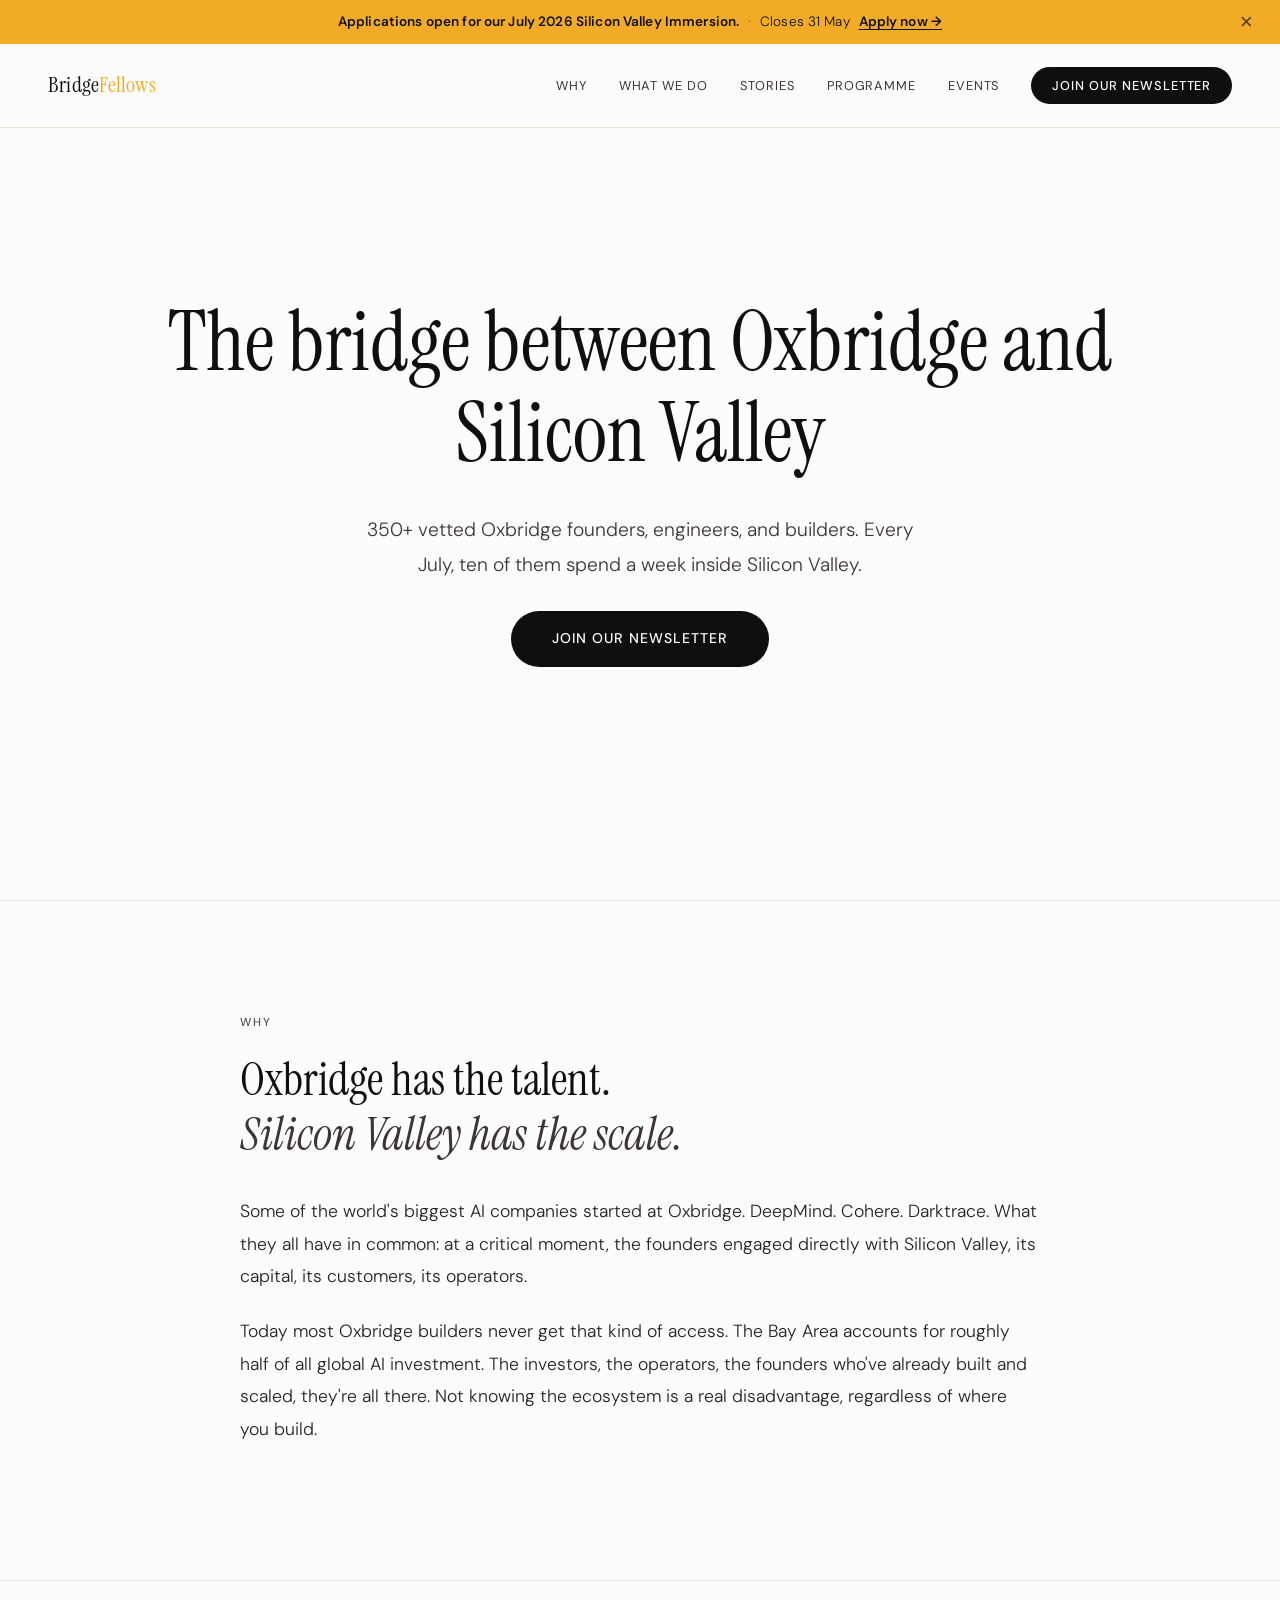
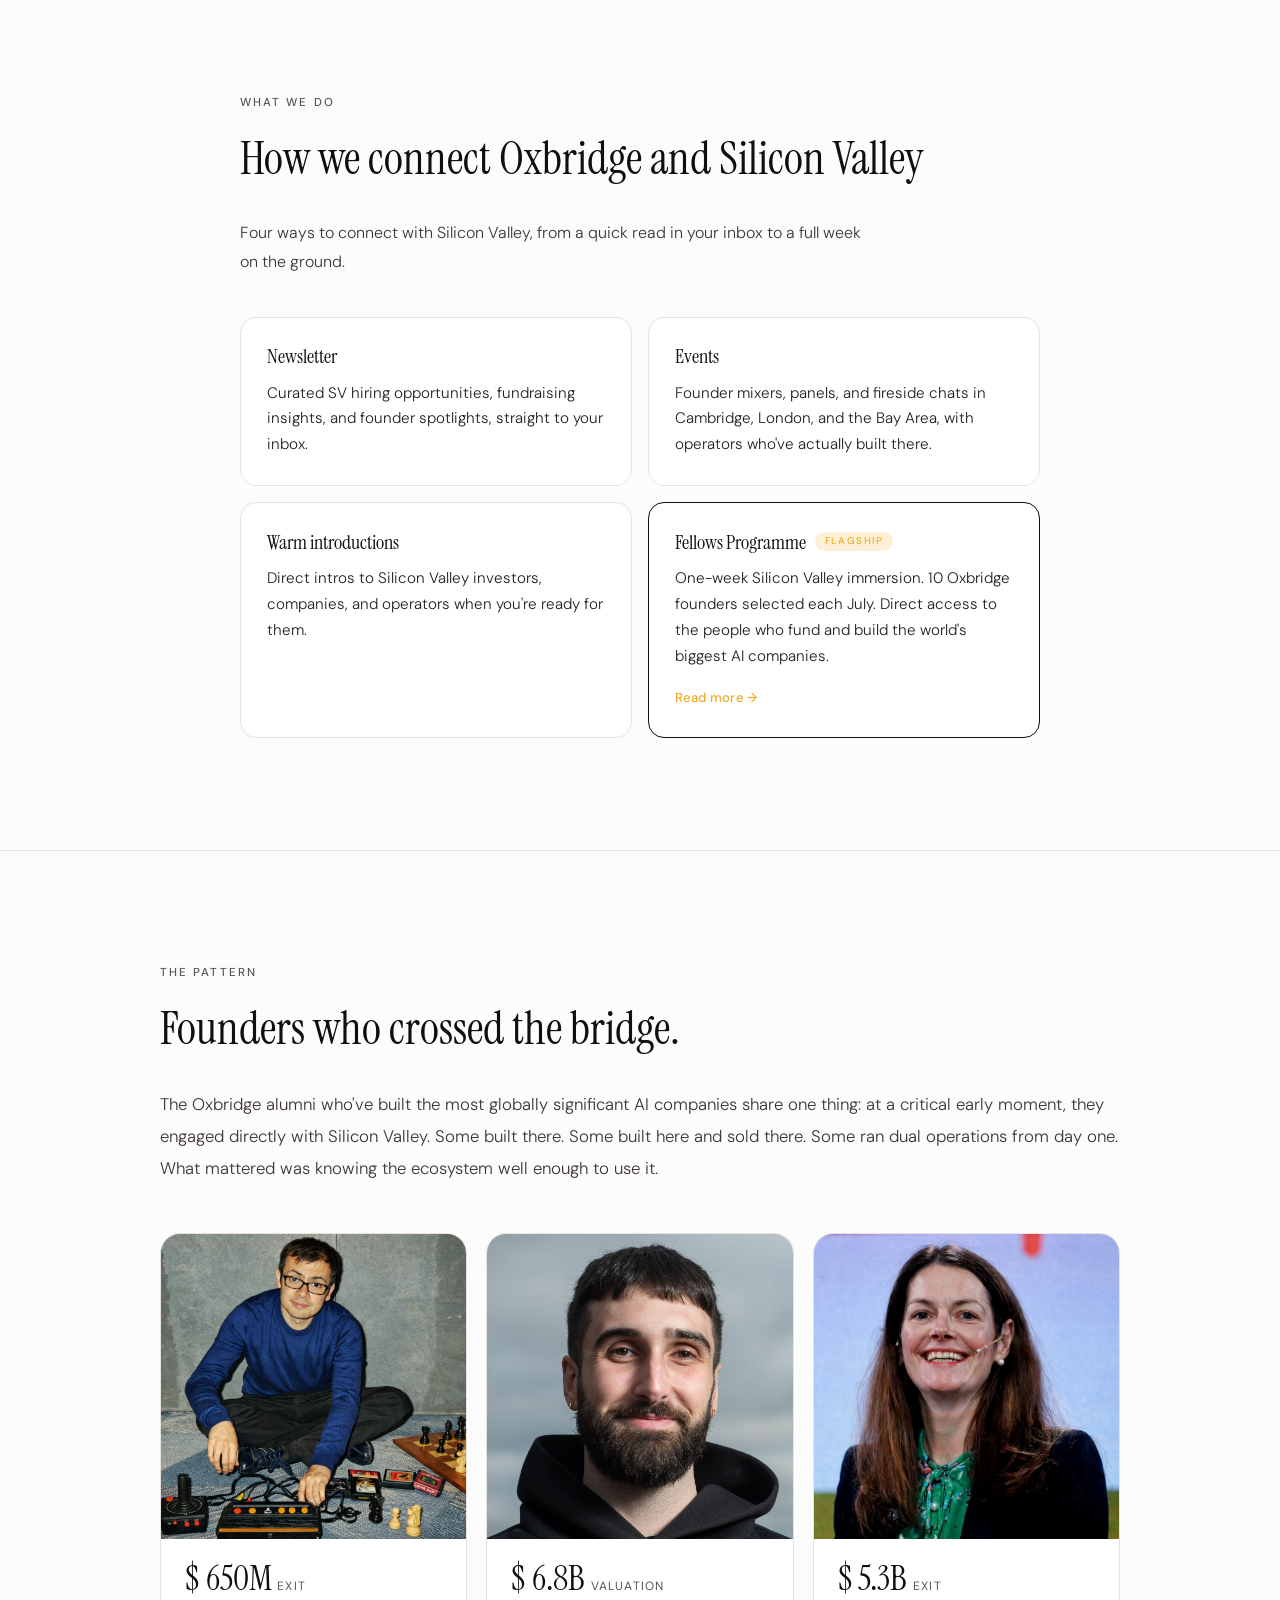
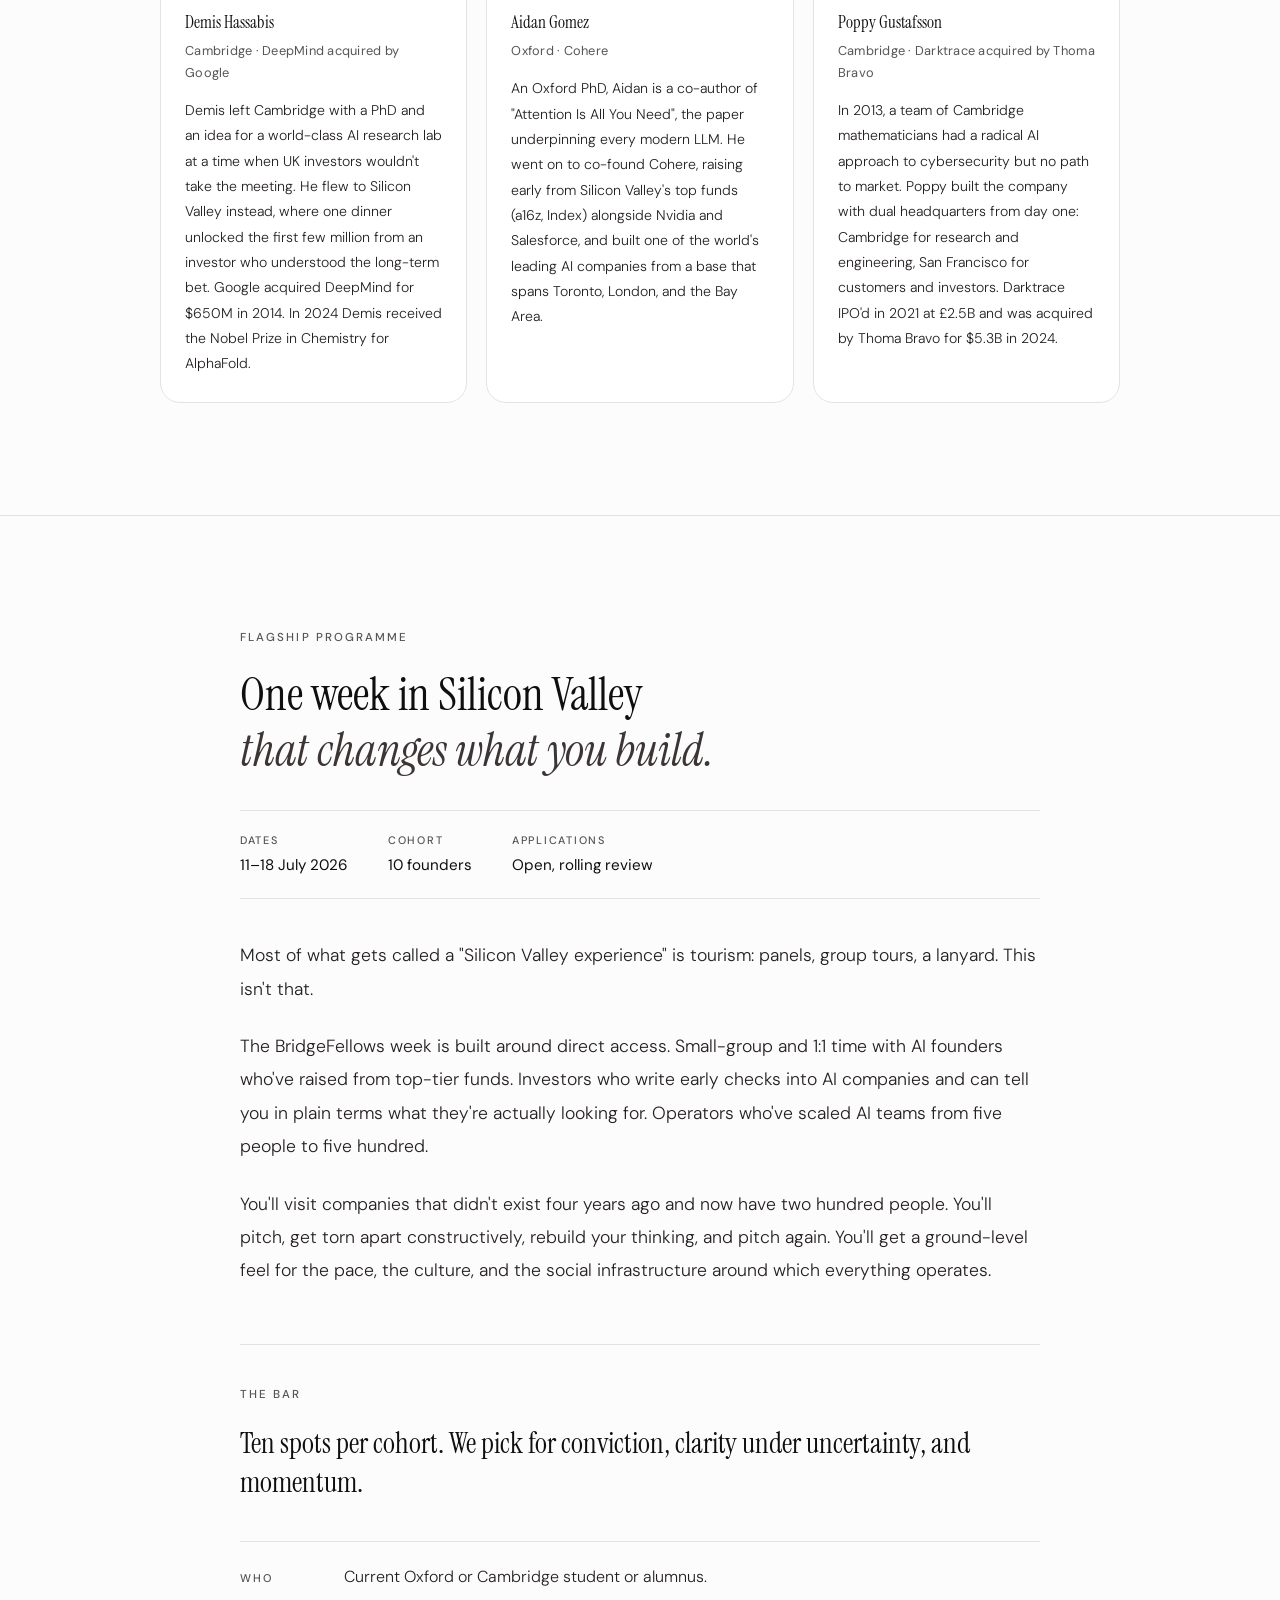
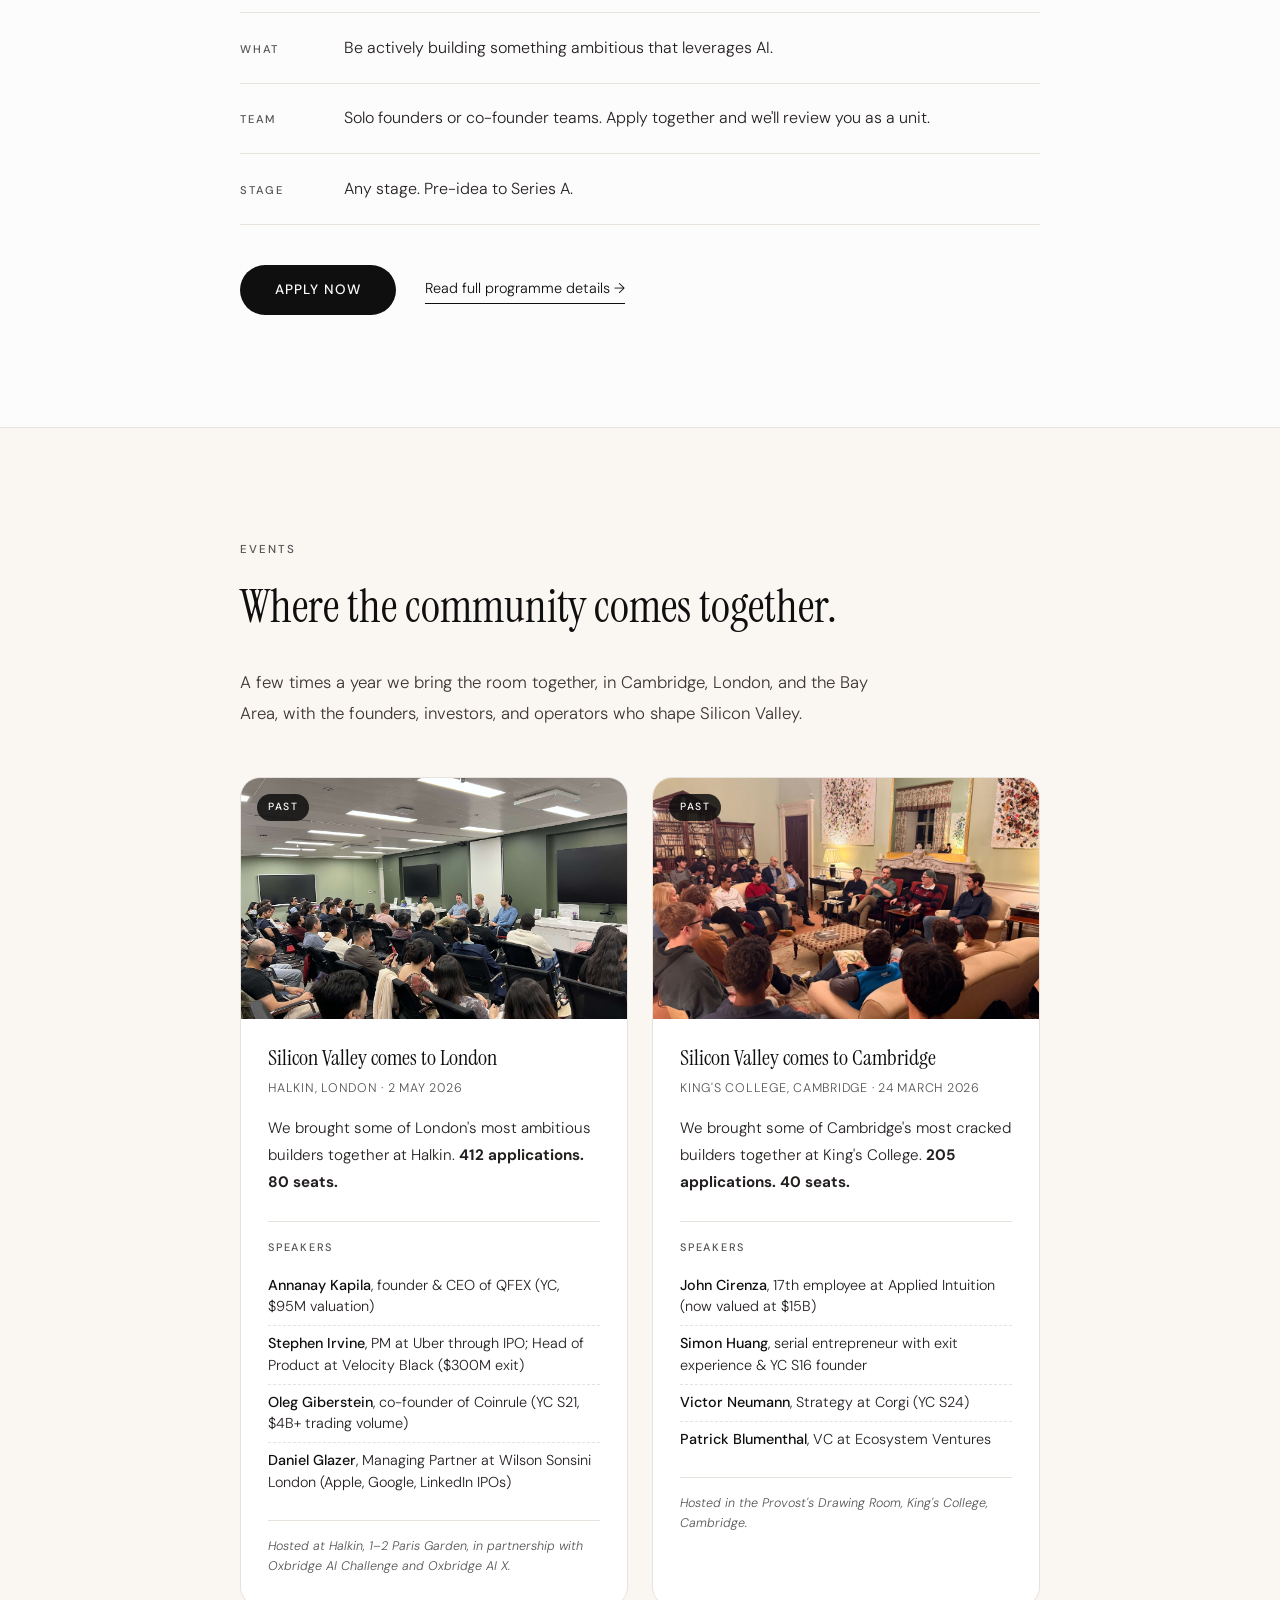
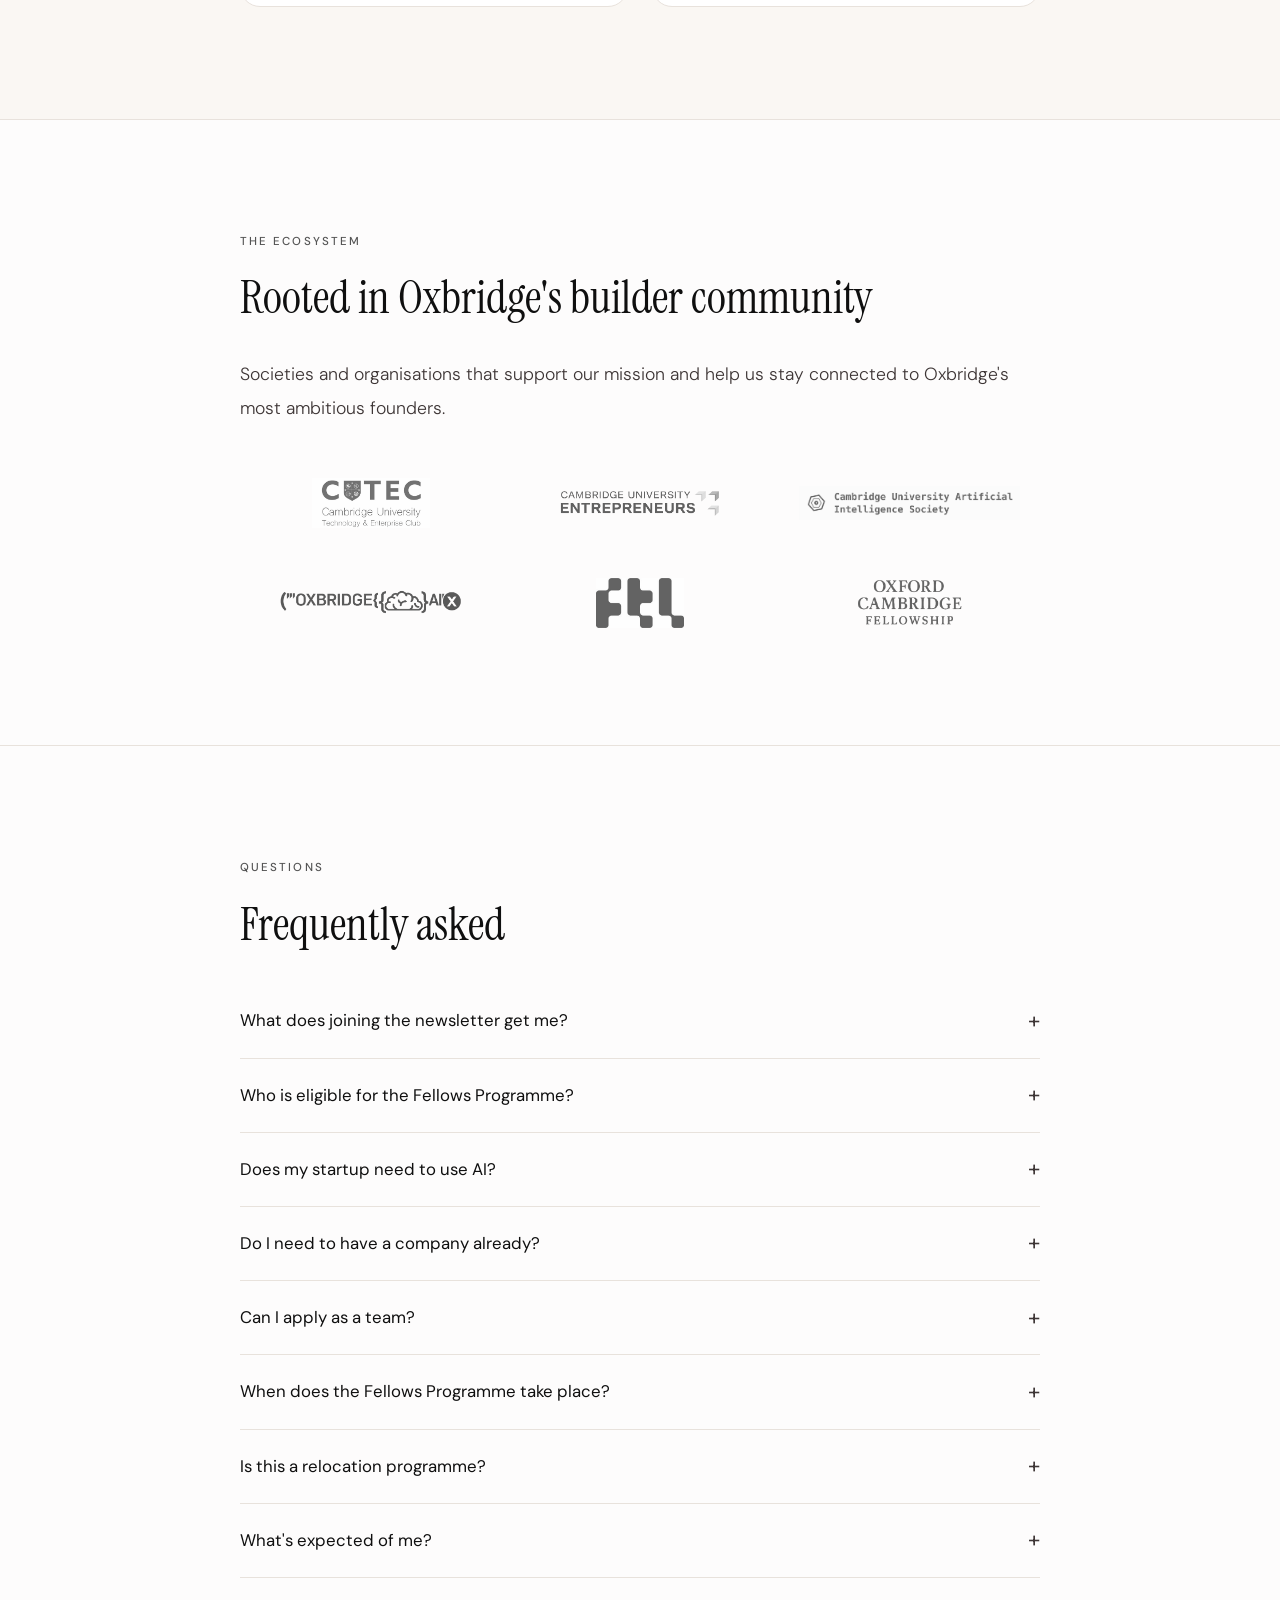
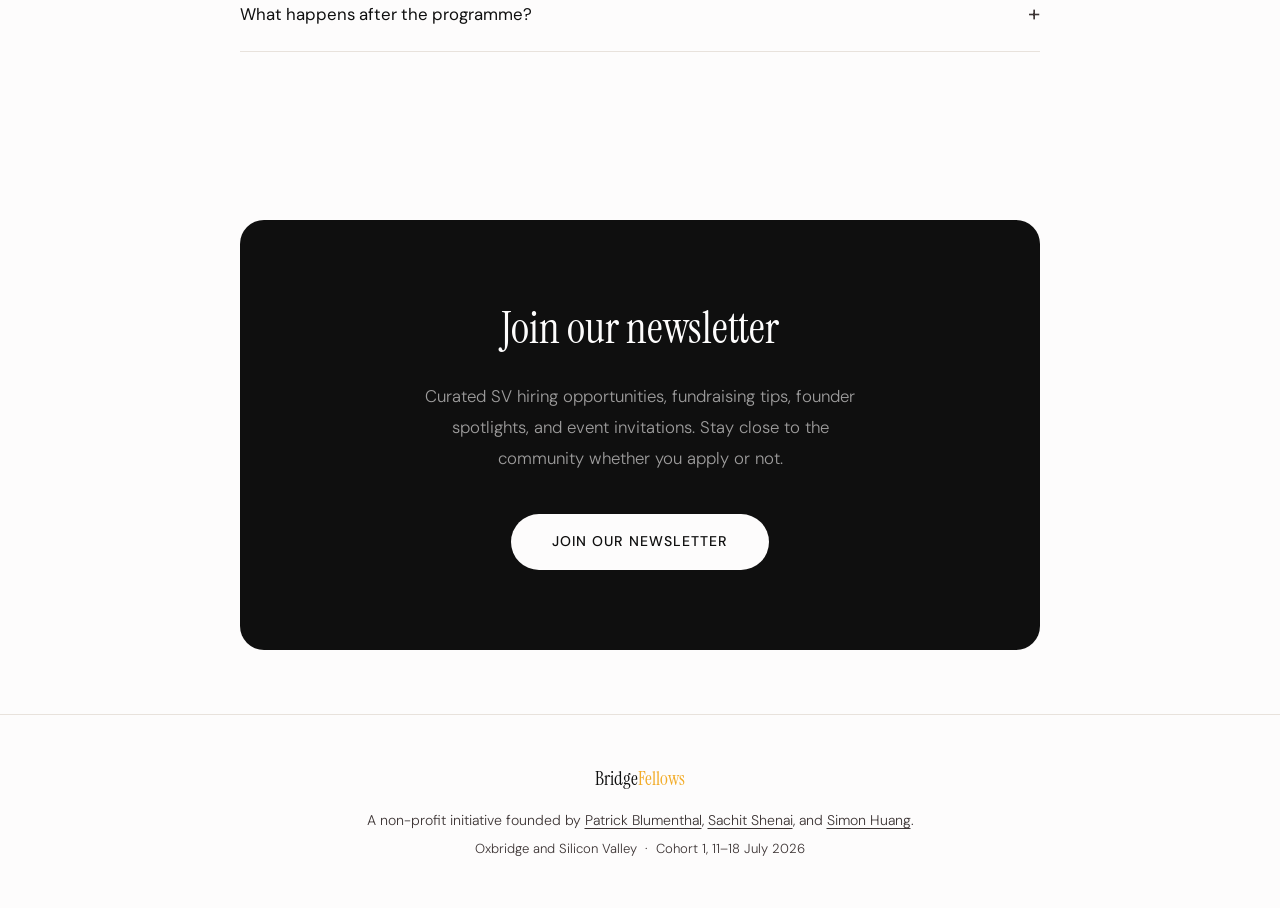
<file: index.html>
<!DOCTYPE html>
<html lang="en">
<head>
<meta charset="UTF-8">
<meta name="viewport" content="width=device-width, initial-scale=1.0, maximum-scale=5.0">
<meta name="description" content="BridgeFellows is the bridge between Oxbridge and Silicon Valley. A community of 350+ vetted Oxbridge founders, engineers, and builders.">
<title>BridgeFellows &middot; Oxbridge and Silicon Valley</title>
<link rel="preconnect" href="https://fonts.googleapis.com">
<link rel="preconnect" href="https://fonts.gstatic.com" crossorigin>
<link href="https://fonts.googleapis.com/css2?family=Instrument+Serif:ital@0;1&family=DM+Sans:ital,wght@0,300;0,400;0,500;0,600;1,300;1,400&display=swap" rel="stylesheet">
<link rel="icon" type="image/png" href="img/favicon-512.png">
<link rel="apple-touch-icon" href="img/favicon-512.png">
<link rel="stylesheet" href="css/styles.css">
</head>
<body>

<!-- ANNOUNCEMENT BAR -->
<div class="announcement-bar" id="announcementBar">
  <a class="announcement-bar-text" href="https://bridgefellows.notion.site" target="_blank" rel="noopener noreferrer">
    <strong>Applications open for our July 2026 Silicon Valley Immersion.</strong>
    <span class="announcement-bar-sep">&middot;</span>
    Closes 31 May
    <span class="announcement-bar-cta">Apply now &rarr;</span>
  </a>
  <button type="button" class="announcement-bar-close" aria-label="Dismiss" onclick="dismissAnnouncementBar()">&times;</button>
</div>

<!-- NAV -->
<nav>
  <a href="#" class="nav-logo">Bridge<span>Fellows</span></a>
  <div class="nav-links">
    <a href="#why">Why</a>
    <a href="#what">What we do</a>
    <a href="#stories">Stories</a>
    <a href="#programme">Programme</a>
    <a href="#events">Events</a>
    <a href="https://forms.gle/apttB17UWYKxEncDA" target="_blank" rel="noopener noreferrer" class="nav-cta">Join our newsletter</a>
  </div>
</nav>

<!-- HERO -->
<section class="hero">
  <div class="hero-inner">
    <h1>The bridge between Oxbridge and Silicon Valley</h1>
    <p class="hero-sub">350+ vetted Oxbridge founders, engineers, and builders. Every July, ten of them spend a week inside Silicon Valley.</p>
    <a href="https://forms.gle/apttB17UWYKxEncDA" target="_blank" rel="noopener noreferrer" class="hero-cta">
      Join our newsletter
    </a>
  </div>
</section>

<!-- WHY -->
<section class="why reveal" id="why">
  <div class="section-inner">
    <div class="section-label">Why</div>
    <h2 class="section-title">Oxbridge has the talent.<br><em>Silicon Valley has the scale.</em></h2>
    <p>Some of the world's biggest AI companies started at Oxbridge. DeepMind. Cohere. Darktrace. What they all have in common: at a critical moment, the founders engaged directly with Silicon Valley, its capital, its customers, its operators.</p>
    <p>Today most Oxbridge builders never get that kind of access. The Bay Area accounts for roughly half of all global AI investment. The investors, the operators, the founders who've already built and scaled, they're all there. Not knowing the ecosystem is a real disadvantage, regardless of where you build.</p>
  </div>
</section>

<!-- WHAT WE DO -->
<section class="what reveal" id="what">
  <div class="section-inner">
    <div class="section-label">What we do</div>
    <h2 class="section-title">How we connect Oxbridge and Silicon Valley</h2>
    <p class="what-intro">Four ways to connect with Silicon Valley, from a quick read in your inbox to a full week on the ground.</p>
    <div class="what-grid">
      <div class="what-card">
        <div class="what-tag">Newsletter</div>
        <p>Curated SV hiring opportunities, fundraising insights, and founder spotlights, straight to your inbox.</p>
      </div>
      <div class="what-card">
        <div class="what-tag">Events</div>
        <p>Founder mixers, panels, and fireside chats in Cambridge, London, and the Bay Area, with operators who've actually built there.</p>
      </div>
      <div class="what-card">
        <div class="what-tag">Warm introductions</div>
        <p>Direct intros to Silicon Valley investors, companies, and operators when you're ready for them.</p>
      </div>
      <a href="https://bridgefellows.notion.site" target="_blank" rel="noopener noreferrer" class="what-card what-card--flagship what-card--link">
        <div class="what-tag">Fellows Programme <span class="what-flag">Flagship</span></div>
        <p>One-week Silicon Valley immersion. 10 Oxbridge founders selected each July. Direct access to the people who fund and build the world's biggest AI companies.</p>
        <span class="what-card-link-arrow">Read more &rarr;</span>
      </a>
    </div>
  </div>
</section>

<!-- THE PATTERN -->
<section class="stories-section reveal" id="stories">
  <div class="section-inner">
    <div class="section-label">The pattern</div>
    <h2 class="section-title">Founders who crossed the bridge.</h2>
    <p class="stories-intro">The Oxbridge alumni who've built the most globally significant AI companies share one thing: at a critical early moment, they engaged directly with Silicon Valley. Some built there. Some built here and sold there. Some ran dual operations from day one. What mattered was knowing the ecosystem well enough to use it.</p>

    <div class="story-cards">

      <div class="story-card story-reveal">
        <div class="story-image" style="background-image: url('img/demis-hassabis.jpg');"></div>
        <div class="story-content">
          <div class="story-acquisition">$<span class="story-count" data-target="650" data-suffix="M" data-decimals="0">650M</span> <span class="story-acquisition-label">Exit</span></div>
          <h3>Demis Hassabis</h3>
          <div class="story-subtitle">Cambridge &middot; DeepMind acquired by Google</div>
          <p class="story-para">Demis left Cambridge with a PhD and an idea for a world-class AI research lab at a time when UK investors wouldn't take the meeting. He flew to Silicon Valley instead, where one dinner unlocked the first few million from an investor who understood the long-term bet. Google acquired DeepMind for $650M in 2014. In 2024 Demis received the Nobel Prize in Chemistry for AlphaFold.</p>
        </div>
      </div>

      <div class="story-card story-reveal">
        <div class="story-image" style="background-image: url('img/aidan-gomez.jpg');"></div>
        <div class="story-content">
          <div class="story-acquisition">$<span class="story-count" data-target="6.8" data-suffix="B" data-decimals="1">6.8B</span> <span class="story-acquisition-label">Valuation</span></div>
          <h3>Aidan Gomez</h3>
          <div class="story-subtitle">Oxford &middot; Cohere</div>
          <p class="story-para">An Oxford PhD, Aidan is a co-author of "Attention Is All You Need", the paper underpinning every modern LLM. He went on to co-found Cohere, raising early from Silicon Valley's top funds (a16z, Index) alongside Nvidia and Salesforce, and built one of the world's leading AI companies from a base that spans Toronto, London, and the Bay Area.</p>
        </div>
      </div>

      <div class="story-card story-reveal">
        <div class="story-image" style="background-image: url('img/poppy-gustafsson.jpg');"></div>
        <div class="story-content">
          <div class="story-acquisition">$<span class="story-count" data-target="5.3" data-suffix="B" data-decimals="1">5.3B</span> <span class="story-acquisition-label">Exit</span></div>
          <h3>Poppy Gustafsson</h3>
          <div class="story-subtitle">Cambridge &middot; Darktrace acquired by Thoma Bravo</div>
          <p class="story-para">In 2013, a team of Cambridge mathematicians had a radical AI approach to cybersecurity but no path to market. Poppy built the company with dual headquarters from day one: Cambridge for research and engineering, San Francisco for customers and investors. Darktrace IPO'd in 2021 at &pound;2.5B and was acquired by Thoma Bravo for $5.3B in 2024.</p>
        </div>
      </div>

    </div>
  </div>
</section>

<!-- THE FELLOWS PROGRAMME -->
<section class="programme reveal" id="programme">
  <div class="section-inner">
    <div class="section-label">Flagship Programme</div>
    <h2 class="section-title">One week in Silicon Valley<br><em>that changes what you build.</em></h2>
    <div class="programme-meta">
      <div><span class="programme-meta-label">Dates</span><span>11&ndash;18 July 2026</span></div>
      <div><span class="programme-meta-label">Cohort</span><span>10 founders</span></div>
      <div><span class="programme-meta-label">Applications</span><span>Open, rolling review</span></div>
    </div>
    <p>Most of what gets called a "Silicon Valley experience" is tourism: panels, group tours, a lanyard. This isn't that.</p>
    <p>The BridgeFellows week is built around direct access. Small-group and 1:1 time with AI founders who've raised from top-tier funds. Investors who write early checks into AI companies and can tell you in plain terms what they're actually looking for. Operators who've scaled AI teams from five people to five hundred.</p>
    <p>You'll visit companies that didn't exist four years ago and now have two hundred people. You'll pitch, get torn apart constructively, rebuild your thinking, and pitch again. You'll get a ground-level feel for the pace, the culture, and the social infrastructure around which everything operates.</p>

    <div class="programme-bar">
      <div class="section-label">The bar</div>
      <h3>Ten spots per cohort. We pick for conviction, clarity under uncertainty, and momentum.</h3>
      <div class="eligibility-rows">
        <div class="eligibility-row">
          <span class="elig-label">Who</span>
          <span class="elig-value">Current Oxford or Cambridge student or alumnus.</span>
        </div>
        <div class="eligibility-row">
          <span class="elig-label">What</span>
          <span class="elig-value">Be actively building something ambitious that leverages AI.</span>
        </div>
        <div class="eligibility-row">
          <span class="elig-label">Team</span>
          <span class="elig-value">Solo founders or co-founder teams. Apply together and we'll review you as a unit.</span>
        </div>
        <div class="eligibility-row">
          <span class="elig-label">Stage</span>
          <span class="elig-value">Any stage. Pre-idea to Series A.</span>
        </div>
      </div>
      <div class="programme-actions">
        <a href="https://docs.google.com/forms/d/e/1FAIpQLSfnzJaQAtLUC8QYarqBg8xoNllrvysZKOxps2n9MYInKYlPQA/viewform" target="_blank" rel="noopener noreferrer" class="programme-apply-btn">Apply now</a>
        <a href="https://bridgefellows.notion.site" target="_blank" rel="noopener noreferrer" class="programme-cta">Read full programme details &rarr;</a>
      </div>
    </div>
  </div>
</section>

<!-- COMMUNITY & EVENTS -->
<section class="events reveal" id="events">
  <div class="section-inner">
    <div class="section-label">Events</div>
    <h2 class="section-title">Where the community comes together.</h2>
    <p class="events-intro">A few times a year we bring the room together, in Cambridge, London, and the Bay Area, with the founders, investors, and operators who shape Silicon Valley.</p>

    <div class="event-cards">

      <article class="event-card">
        <div class="event-image" style="background-image: url('img/event-london-recap.jpeg');">
          <span class="event-tag event-tag--past">Past</span>
        </div>
        <div class="event-content">
          <h3>Silicon Valley comes to London</h3>
          <div class="event-meta">Halkin, London &middot; 2 May 2026</div>
          <p>We brought some of London's most ambitious builders together at Halkin. <strong>412 applications. 80 seats.</strong></p>
          <div class="event-highlights">
            <div class="event-highlights-label">Speakers</div>
            <ul class="event-speakers">
              <li><strong>Annanay Kapila</strong>, founder &amp; CEO of QFEX (YC, $95M valuation)</li>
              <li><strong>Stephen Irvine</strong>, PM at Uber through IPO; Head of Product at Velocity Black ($300M exit)</li>
              <li><strong>Oleg Giberstein</strong>, co-founder of Coinrule (YC S21, $4B+ trading volume)</li>
              <li><strong>Daniel Glazer</strong>, Managing Partner at Wilson Sonsini London (Apple, Google, LinkedIn IPOs)</li>
            </ul>
          </div>
          <div class="event-footnote">Hosted at Halkin, 1&ndash;2 Paris Garden, in partnership with Oxbridge AI Challenge and Oxbridge AI X.</div>
        </div>
      </article>

      <article class="event-card">
        <div class="event-image" style="background-image: url('img/event-kings-college.jpg');">
          <span class="event-tag event-tag--past">Past</span>
        </div>
        <div class="event-content">
          <h3>Silicon Valley comes to Cambridge</h3>
          <div class="event-meta">King's College, Cambridge &middot; 24 March 2026</div>
          <p>We brought some of Cambridge's most cracked builders together at King's College. <strong>205 applications. 40 seats.</strong></p>
          <div class="event-highlights">
            <div class="event-highlights-label">Speakers</div>
            <ul class="event-speakers">
              <li><strong>John Cirenza</strong>, 17th employee at Applied Intuition (now valued at $15B)</li>
              <li><strong>Simon Huang</strong>, serial entrepreneur with exit experience &amp; YC S16 founder</li>
              <li><strong>Victor Neumann</strong>, Strategy at Corgi (YC S24)</li>
              <li><strong>Patrick Blumenthal</strong>, VC at Ecosystem Ventures</li>
            </ul>
          </div>
          <div class="event-footnote">Hosted in the Provost's Drawing Room, King's College, Cambridge.</div>
        </div>
      </article>

    </div>
  </div>
</section>

<!-- ECOSYSTEM -->
<section class="ecosystem reveal" id="ecosystem">
  <div class="section-inner">
    <div class="section-label">The ecosystem</div>
    <h2 class="section-title">Rooted in Oxbridge's builder community</h2>
    <p class="ecosystem-intro">Societies and organisations that support our mission and help us stay connected to Oxbridge's most ambitious founders.</p>
    <div class="ecosystem-logos">
      <a href="https://www.cutec.io/" target="_blank" rel="noopener noreferrer" class="ecosystem-logo">
        <img src="img/logo-cutec.jpeg" alt="Cambridge University Technology and Enterprise Club">
      </a>
      <a href="https://www.cambridgeuniversityentrepreneurs.com/" target="_blank" rel="noopener noreferrer" class="ecosystem-logo ecosystem-logo--lg">
        <img src="img/logo-cue.png" alt="Cambridge University Entrepreneurs">
      </a>
      <a href="https://www.cuai.org.uk/" target="_blank" rel="noopener noreferrer" class="ecosystem-logo">
        <img src="img/logo-cuais.png" alt="Cambridge University Artificial Intelligence Society">
      </a>
      <a href="https://www.oxbridgeaix.uk/" target="_blank" rel="noopener noreferrer" class="ecosystem-logo ecosystem-logo--lg">
        <img src="img/logo-oxbridgeaix.png" alt="Oxbridge AIX">
      </a>
      <a href="https://camftl.com/" target="_blank" rel="noopener noreferrer" class="ecosystem-logo">
        <img src="img/logo-ftl.jpeg" alt="Frontier Technologies Laboratory, University of Cambridge">
      </a>
      <a href="https://www.oxfordcambridgefellowship.com/" target="_blank" rel="noopener noreferrer" class="ecosystem-logo">
        <img src="img/logo-oxford-cambridge-fellowship.avif" alt="Oxford Cambridge Fellowship">
      </a>
    </div>
  </div>
</section>

<!-- FAQ -->
<section class="faq reveal" id="faq">
  <div class="section-inner">
    <div class="section-label">Questions</div>
    <h2 class="section-title">Frequently asked</h2>

    <div class="faq-item">
      <div class="faq-q">What does joining the newsletter get me?</div>
      <div class="faq-a"><p>Curated SV hiring opportunities, fundraising insights, founder spotlights, and event invitations. Newsletter members are first to hear when Fellows Programme applications open on 10 May 2026.</p></div>
    </div>
    <div class="faq-item">
      <div class="faq-q">Who is eligible for the Fellows Programme?</div>
      <div class="faq-a"><p>Current Oxford or Cambridge students and alumni. If you're Oxbridge-connected and building something ambitious that leverages AI, apply.</p></div>
    </div>
    <div class="faq-item">
      <div class="faq-q">Does my startup need to use AI?</div>
      <div class="faq-a"><p>AI should play a real role in what you're building. The vertical doesn't matter, and we're not strict about how deep, but it should be more than a marketing angle.</p></div>
    </div>
    <div class="faq-item">
      <div class="faq-q">Do I need to have a company already?</div>
      <div class="faq-a"><p>No. A side project, a research spin-out, an idea you're developing seriously: any of these are fine. We care about what you're building and why, not whether you've incorporated.</p></div>
    </div>
    <div class="faq-item">
      <div class="faq-q">Can I apply as a team?</div>
      <div class="faq-a"><p>Yes. Apply with your co-founder(s) and mention your team in the application. We'll consider you together.</p></div>
    </div>
    <div class="faq-item">
      <div class="faq-q">When does the Fellows Programme take place?</div>
      <div class="faq-a"><p>11&ndash;18 July 2026. Applications open 10 May 2026 and are reviewed on a rolling basis.</p></div>
    </div>
    <div class="faq-item">
      <div class="faq-q">Is this a relocation programme?</div>
      <div class="faq-a"><p>No. Where you build your company is entirely your decision. Some founders who go through this week end up in San Francisco. Most don't. The point is that you leave knowing both ecosystems well enough to make that call on your own terms.</p></div>
    </div>
    <div class="faq-item">
      <div class="faq-q">What's expected of me?</div>
      <div class="faq-a"><p>Show up as a peer. You're in rooms with people who've built serious companies, not as a student visiting a speaker, but as a founder they're talking to directly. Give as much to your cohort as you take.</p></div>
    </div>
    <div class="faq-item">
      <div class="faq-q">What happens after the programme?</div>
      <div class="faq-a"><p>A short-term action plan, follow-up introductions, and ongoing check-ins to make sure the week translates into concrete progress, plus a permanent seat in the BridgeFellows community.</p></div>
    </div>
  </div>
</section>

<!-- FINAL CTA -->
<section class="cta-section reveal" id="newsletter">
  <div class="section-inner">
    <div class="cta-card">
      <h2 class="cta-title">Join our newsletter</h2>
      <p class="cta-body">Curated SV hiring opportunities, fundraising tips, founder spotlights, and event invitations. Stay close to the community whether you apply or not.</p>
      <a href="https://forms.gle/apttB17UWYKxEncDA" target="_blank" rel="noopener noreferrer" class="cta-btn">Join our newsletter</a>
    </div>
  </div>
</section>

<!-- FOOTER -->
<footer>
  <div class="footer-logo">Bridge<span>Fellows</span></div>
  <p class="footer-founders">A non-profit initiative founded by <a href="https://www.linkedin.com/in/patrick-blumenthal/" target="_blank" rel="noopener noreferrer">Patrick Blumenthal</a>, <a href="https://www.linkedin.com/in/sachitshenai/" target="_blank" rel="noopener noreferrer">Sachit Shenai</a>, and <a href="https://www.linkedin.com/in/simonxiaohuang/" target="_blank" rel="noopener noreferrer">Simon Huang</a>.</p>
  <p>Oxbridge and Silicon Valley &nbsp;&middot;&nbsp; Cohort 1, 11&ndash;18 July 2026</p>
</footer>

<script>
  (function() {
    var bar = document.getElementById('announcementBar');
    if (!bar) return;
    if (localStorage.getItem('bf_bar_dismissed') === '1') {
      bar.style.display = 'none';
      document.body.classList.add('bar-dismissed');
    } else {
      document.body.classList.add('bar-visible');
    }
  })();
  function dismissAnnouncementBar() {
    var bar = document.getElementById('announcementBar');
    if (bar) bar.style.display = 'none';
    document.body.classList.remove('bar-visible');
    document.body.classList.add('bar-dismissed');
    try { localStorage.setItem('bf_bar_dismissed', '1'); } catch (e) {}
  }
</script>
<script src="js/main.js"></script>
</body>
</html>
</file>
<file: css/styles.css>
:root {
  --bg: #fdfcfc;
  --fg: #0f0f0f;
  --accent: #F2AB26;
  --muted: #3d3535;
  --card-bg: #ffffff;
  --border: #e8e2dc;
  --text-body: #252020;
  --label: #555555;
  --serif: 'Instrument Serif', Georgia, serif;
  --sans: 'DM Sans', sans-serif;
}

* { margin: 0; padding: 0; box-sizing: border-box; }

html {
  scroll-behavior: smooth;
  -webkit-font-smoothing: antialiased;
  -moz-osx-font-smoothing: grayscale;
}

body {
  background: var(--bg);
  color: var(--fg);
  font-family: var(--sans);
  font-weight: 300;
  line-height: 1.7;
  overflow-x: hidden;
  min-height: 100vh;
  -webkit-text-size-adjust: 100%;
}

::selection { background: var(--accent); color: #fff; }

/* ---- TOUCH ---- */
@media (hover: none) and (pointer: coarse) {
  .faq-q, .hero-cta, .cta-btn, .nav-cta {
    min-height: 52px;
  }
  .faq-q, button, a {
    -webkit-tap-highlight-color: transparent;
    user-select: none;
    -webkit-touch-callout: none;
  }
  button, .hero-cta, .cta-btn, .nav-cta {
    touch-action: manipulation;
  }
}

/* ---- ANNOUNCEMENT BAR ---- */
:root { --bar-height: 44px; }
body.bar-dismissed { --bar-height: 0px; }

.announcement-bar {
  position: fixed;
  top: 0; left: 0; right: 0;
  height: var(--bar-height);
  z-index: 110;
  background: var(--accent);
  color: var(--fg);
  display: flex;
  align-items: center;
  justify-content: center;
  padding: 0 3rem;
  font-size: 0.85rem;
  letter-spacing: 0.01em;
}
.announcement-bar-text {
  color: var(--fg);
  text-decoration: none;
  display: inline-flex;
  align-items: center;
  gap: 0.55rem;
  flex-wrap: wrap;
  justify-content: center;
  transition: opacity 0.2s;
}
.announcement-bar-text:hover { opacity: 0.78; }
.announcement-bar-text strong { font-weight: 600; }
.announcement-bar-sep { opacity: 0.5; }
.announcement-bar-cta {
  font-weight: 600;
  text-decoration: underline;
  text-underline-offset: 3px;
}
.announcement-bar-close {
  position: absolute;
  right: 1.2rem;
  top: 50%;
  transform: translateY(-50%);
  background: transparent;
  border: 0;
  color: var(--fg);
  font-size: 1.4rem;
  line-height: 1;
  cursor: pointer;
  padding: 0.2rem 0.5rem;
  opacity: 0.7;
  transition: opacity 0.2s;
}
.announcement-bar-close:hover { opacity: 1; }

/* ---- NAV ---- */
nav {
  position: fixed;
  top: var(--bar-height); left: 0; right: 0;
  z-index: 100;
  padding: 1.4rem 3rem;
  display: flex;
  justify-content: space-between;
  align-items: center;
  backdrop-filter: blur(24px);
  background: rgba(253, 252, 252, 0.92);
  border-bottom: 1px solid var(--border);
}
.nav-logo {
  font-family: var(--serif);
  font-size: 1.4rem;
  letter-spacing: 0.01em;
  color: var(--fg);
  text-decoration: none;
}
.nav-logo span { color: var(--accent); }
.nav-links { display: flex; gap: 2rem; align-items: center; }
.nav-links a {
  color: var(--muted);
  text-decoration: none;
  font-size: 0.8rem;
  font-weight: 400;
  letter-spacing: 0.07em;
  text-transform: uppercase;
  transition: color 0.25s;
}
.nav-links a:hover { color: var(--fg); }
.nav-cta {
  background: var(--fg) !important;
  color: var(--bg) !important;
  padding: 0.5rem 1.3rem;
  border-radius: 50px;
  font-weight: 500 !important;
  letter-spacing: 0.04em;
  transition: opacity 0.25s !important;
}
.nav-cta:hover { opacity: 0.75 !important; }

/* ---- SECTION WRAPPER ---- */
.section-inner {
  max-width: 800px;
  margin: 0 auto;
}

/* ---- SECTION LABELS ---- */
.section-label {
  font-size: 0.72rem;
  letter-spacing: 0.18em;
  text-transform: uppercase;
  color: var(--label);
  margin-bottom: 1.2rem;
  font-weight: 500;
}
.section-label.light {
  color: rgba(253, 252, 252, 0.5);
  margin-bottom: 1.4rem;
}

/* ---- SECTION TITLES ---- */
.section-title {
  font-family: var(--serif);
  font-size: clamp(2rem, 4vw, 2.9rem);
  font-weight: 400;
  line-height: 1.2;
  margin-bottom: 2rem;
  color: var(--fg);
}
.section-title em {
  font-style: italic;
  color: var(--muted);
}

/* ---- SECTIONS ---- */
section { padding: 7rem 3rem; }

/* ---- HERO ---- */
.hero {
  min-height: 100vh;
  display: flex;
  flex-direction: column;
  justify-content: center;
  align-items: center;
  text-align: center;
  padding: 10rem 2rem 6rem;
}
.hero-inner {
  max-width: 1100px;
}
.hero h1 {
  font-family: var(--serif);
  font-size: clamp(2.8rem, 6.5vw, 5.5rem);
  font-weight: 400;
  line-height: 1.1;
  margin-bottom: 2rem;
  color: var(--fg);
  opacity: 0;
  animation: fadeUp 0.8s 0.35s forwards;
}
.hero-sub {
  font-size: clamp(1rem, 2vw, 1.2rem);
  color: var(--muted);
  max-width: 580px;
  margin: 0 auto 1.8rem;
  line-height: 1.85;
  font-weight: 300;
  opacity: 0;
  animation: fadeUp 0.8s 0.5s forwards;
}
.hero-dates {
  font-size: 0.78rem;
  color: var(--muted);
  letter-spacing: 0.1em;
  text-transform: uppercase;
  margin-bottom: 2.8rem;
  opacity: 0;
  animation: fadeUp 0.8s 0.62s forwards;
}
.hero-cta {
  display: inline-flex;
  align-items: center;
  justify-content: center;
  background: var(--fg);
  color: var(--bg);
  padding: 1rem 2.6rem;
  font-size: 0.88rem;
  font-weight: 500;
  letter-spacing: 0.07em;
  text-transform: uppercase;
  text-decoration: none;
  border-radius: 50px;
  transition: opacity 0.25s, transform 0.25s;
  opacity: 0;
  animation: fadeUp 0.8s 0.76s forwards;
}
.hero-cta:hover { opacity: 0.75; transform: translateY(-2px); }

/* ---- ABOUT ---- */
.about { border-top: 1px solid var(--border); }
.about .section-inner p {
  font-size: 1.12rem;
  color: var(--text-body);
  line-height: 1.9;
  margin-bottom: 1.5rem;
  font-weight: 300;
}
.about .section-inner p:last-child { margin-bottom: 0; }
.about-closer {
  font-family: var(--serif) !important;
  font-size: 1.3rem !important;
  font-style: italic;
  color: var(--fg) !important;
  font-weight: 400 !important;
  margin-top: 0.5rem;
}

/* ---- STORIES ---- */
.stories-section { border-top: 1px solid var(--border); }
.stories-section .section-inner { max-width: 960px; }
.stories-intro {
  font-size: 1.05rem;
  color: var(--muted);
  line-height: 1.9;
  margin-bottom: 3rem;
  font-weight: 300;
}
.story-cards {
  display: grid;
  grid-template-columns: repeat(3, 1fr);
  gap: 1.2rem;
}
.story-card {
  background: var(--card-bg);
  border: 1px solid var(--border);
  border-radius: 20px;
  overflow: hidden;
  display: flex;
  flex-direction: column;
  transition: box-shadow 0.3s;
}
.story-card:hover {
  box-shadow: 0 6px 28px rgba(0, 0, 0, 0.07);
}
.story-reveal {
  opacity: 0;
  transform: translateY(28px);
  transition: opacity 0.65s cubic-bezier(0.16, 1, 0.3, 1),
              transform 0.65s cubic-bezier(0.16, 1, 0.3, 1);
}
.story-reveal:nth-child(2) { transition-delay: 0.12s; }
.story-reveal:nth-child(3) { transition-delay: 0.24s; }
.story-reveal.visible {
  opacity: 1;
  transform: translateY(0);
}
.story-image {
  width: 100%;
  aspect-ratio: 1 / 1;
  background-size: cover;
  background-position: center top;
  background-repeat: no-repeat;
  flex-shrink: 0;
}
.story-content {
  padding: 1.4rem 1.5rem 1.6rem;
  display: flex;
  flex-direction: column;
  flex: 1;
}
.story-acquisition {
  font-family: var(--serif);
  font-size: 2.2rem;
  font-weight: 400;
  color: var(--fg);
  line-height: 1;
  margin-bottom: 0.7rem;
  display: flex;
  align-items: baseline;
  gap: 0.35rem;
}
.story-acquisition-label {
  font-family: var(--sans);
  font-size: 0.75rem;
  font-weight: 400;
  letter-spacing: 0.1em;
  text-transform: uppercase;
  color: var(--label);
}
.story-content h3 {
  font-family: var(--serif);
  font-size: 1.05rem;
  margin-bottom: 0.25rem;
  color: var(--fg);
  font-weight: 400;
}
.story-subtitle {
  color: var(--label);
  font-size: 0.8rem;
  margin-bottom: 0.9rem;
  font-weight: 400;
  letter-spacing: 0.02em;
}
.story-para {
  font-size: 0.88rem;
  line-height: 1.8;
  color: var(--text-body);
  font-weight: 300;
}

/* ---- PROGRAMME ---- */
.program { border-top: 1px solid var(--border); }
.program .section-inner > p {
  font-size: 1.1rem;
  color: var(--text-body);
  line-height: 1.9;
  margin-bottom: 1.5rem;
  font-weight: 300;
}
/* ---- WHO ---- */
.who { border-top: 1px solid var(--border); }
.who .section-inner > p {
  font-size: 1.1rem;
  color: var(--text-body);
  line-height: 1.9;
  margin-bottom: 1.5rem;
  font-weight: 300;
}
.eligibility-rows {
  margin: 2.5rem 0;
  border-top: 1px solid var(--border);
}
.eligibility-row {
  display: grid;
  grid-template-columns: 72px 1fr;
  gap: 2rem;
  padding: 1.3rem 0;
  border-bottom: 1px solid var(--border);
  align-items: baseline;
}
.elig-label {
  font-size: 0.7rem;
  letter-spacing: 0.16em;
  text-transform: uppercase;
  color: var(--label);
  font-weight: 500;
  padding-top: 0.15rem;
}
.elig-value {
  font-size: 1rem;
  color: var(--text-body);
  line-height: 1.75;
  font-weight: 300;
}
.who-closer {
  font-family: var(--serif);
  font-size: 1.25rem;
  font-style: italic;
  color: var(--fg);
  font-weight: 400;
  margin-top: 0.5rem;
}

/* ---- ECOSYSTEM ---- */
.ecosystem { border-top: 1px solid var(--border); }
.ecosystem-intro {
  font-size: 1.1rem;
  color: var(--muted);
  line-height: 1.9;
  margin-bottom: 3rem;
  font-weight: 300;
}
.ecosystem-logos {
  display: grid;
  grid-template-columns: repeat(3, 1fr);
  gap: 2.5rem 3rem;
  max-width: 760px;
  margin: 0 auto;
  align-items: center;
  justify-items: center;
}
.ecosystem-logo {
  display: flex;
  align-items: center;
  justify-content: center;
  width: 100%;
  height: 60px;
}
.ecosystem-logo img {
  max-height: 50px;
  max-width: 100%;
  width: auto;
  object-fit: contain;
  filter: grayscale(100%);
  opacity: 0.65;
  transition: filter 0.3s, opacity 0.3s;
}
.ecosystem-logo:hover img {
  filter: grayscale(0%);
  opacity: 1;
}
.ecosystem-logo--lg img {
  max-height: 35px;
}

/* ---- FAQ ---- */
.faq { border-top: 1px solid var(--border); }
.faq-item {
  border-bottom: 1px solid var(--border);
}
.faq-q {
  font-size: 1.05rem;
  font-weight: 400;
  cursor: pointer;
  display: flex;
  justify-content: space-between;
  align-items: center;
  gap: 1rem;
  padding: 1.5rem 0;
  color: var(--fg);
  user-select: none;
  line-height: 1.5;
}
.faq-q::after {
  content: '+';
  font-family: var(--sans);
  font-size: 1.4rem;
  color: var(--muted);
  transition: transform 0.3s;
  flex-shrink: 0;
  line-height: 1;
}
.faq-item.open .faq-q::after {
  transform: rotate(45deg);
  color: var(--accent);
}
.faq-a {
  max-height: 0;
  overflow: hidden;
  transition: max-height 0.4s ease, padding 0.4s ease;
}
.faq-item.open .faq-a {
  max-height: 400px;
  padding-bottom: 1.5rem;
}
.faq-a p {
  color: var(--muted);
  font-size: 1rem;
  line-height: 1.85;
  font-weight: 300;
}

/* ---- FINAL CTA ---- */
.cta-section {
  padding-top: 3.5rem;
  padding-bottom: 4rem;
}
.cta-card {
  background: var(--fg);
  border-radius: 24px;
  padding: 5rem 4.5rem;
  text-align: center;
}
.cta-title {
  font-family: var(--serif);
  font-size: clamp(1.8rem, 3.5vw, 2.75rem);
  font-weight: 400;
  line-height: 1.3;
  color: var(--bg);
  margin-bottom: 1.5rem;
}
.cta-tagline {
  font-size: 1rem;
  font-style: italic;
  color: #F2AB26;
  margin-bottom: 1.5rem;
}
.cta-body {
  font-size: 1.05rem;
  color: rgba(253, 252, 252, 0.6);
  line-height: 1.85;
  margin: 0 auto 2.5rem;
  max-width: 460px;
  font-weight: 300;
}
.cta-btn {
  display: inline-flex;
  align-items: center;
  justify-content: center;
  background: var(--bg);
  color: var(--fg);
  padding: 1rem 2.6rem;
  font-size: 0.88rem;
  font-weight: 500;
  letter-spacing: 0.07em;
  text-transform: uppercase;
  text-decoration: none;
  border-radius: 50px;
  transition: opacity 0.25s, transform 0.25s;
}
.cta-btn:hover { opacity: 0.8; transform: translateY(-2px); }

/* ---- FOOTER ---- */
footer {
  border-top: 1px solid var(--border);
  padding: 3rem;
  text-align: center;
}
.footer-logo {
  font-family: var(--serif);
  font-size: 1.2rem;
  margin-bottom: 0.8rem;
  color: var(--fg);
}
.footer-logo span { color: var(--accent); }
.footer-founders {
  color: var(--muted);
  font-size: 0.88rem;
  margin-bottom: 0.4rem;
  line-height: 1.6;
}
.footer-founders a {
  color: var(--muted);
  text-decoration: underline;
  text-underline-offset: 3px;
  transition: color 0.2s;
}
.footer-founders a:hover { color: var(--fg); }
footer p {
  color: var(--muted);
  font-size: 0.82rem;
}

/* ---- ANIMATIONS ---- */
@keyframes fadeUp {
  from { opacity: 0; transform: translateY(16px); }
  to   { opacity: 1; transform: translateY(0); }
}
.reveal {
  opacity: 0;
  transform: translateY(24px);
  transition: opacity 0.7s ease, transform 0.7s ease;
}
.reveal.visible {
  opacity: 1;
  transform: translateY(0);
}

/* ---- WHY ---- */
.why { border-top: 1px solid var(--border); }
.why .section-inner p {
  font-size: 1.1rem;
  color: var(--text-body);
  line-height: 1.85;
  margin-bottom: 1.4rem;
  font-weight: 300;
}
.why-closer {
  font-size: 1.1rem !important;
  color: var(--fg) !important;
  font-weight: 400 !important;
  margin-top: 0.6rem;
}

/* ---- WHAT WE DO ---- */
.what { border-top: 1px solid var(--border); }
.what-intro {
  font-size: 1rem;
  color: var(--muted);
  line-height: 1.8;
  margin-bottom: 2.5rem;
  font-weight: 300;
  max-width: 640px;
}
.what-grid {
  display: grid;
  grid-template-columns: repeat(2, 1fr);
  gap: 1rem;
}
.what-card {
  background: var(--card-bg);
  border: 1px solid var(--border);
  border-radius: 16px;
  padding: 1.6rem 1.6rem 1.7rem;
  display: flex;
  flex-direction: column;
  gap: 0.7rem;
  transition: box-shadow 0.3s, transform 0.3s;
}
.what-card:hover {
  box-shadow: 0 6px 24px rgba(0, 0, 0, 0.06);
  transform: translateY(-2px);
}
.what-card--flagship {
  border-color: var(--fg);
  border-width: 1.5px;
}
.what-tag {
  font-family: var(--serif);
  font-size: 1.25rem;
  color: var(--fg);
  display: flex;
  align-items: center;
  gap: 0.6rem;
  flex-wrap: wrap;
  line-height: 1.3;
}
.what-flag {
  font-family: var(--sans);
  font-size: 0.62rem;
  letter-spacing: 0.16em;
  text-transform: uppercase;
  color: var(--accent);
  background: rgba(242, 171, 38, 0.18);
  padding: 0.2rem 0.6rem;
  border-radius: 50px;
  font-weight: 500;
}
.what-card p {
  font-size: 0.95rem;
  line-height: 1.7;
  color: var(--text-body);
  font-weight: 300;
}

/* ---- PROGRAMME META + BAR ---- */
.programme { border-top: 1px solid var(--border); }
.programme .section-inner > p {
  font-size: 1.1rem;
  color: var(--text-body);
  line-height: 1.9;
  margin-bottom: 1.5rem;
  font-weight: 300;
}
.programme-meta {
  display: flex;
  flex-wrap: wrap;
  gap: 2rem 2.5rem;
  margin: 0 0 2.5rem;
  padding: 1.2rem 0;
  border-top: 1px solid var(--border);
  border-bottom: 1px solid var(--border);
}
.programme-meta > div {
  display: flex;
  flex-direction: column;
  gap: 0.25rem;
}
.programme-meta-label {
  font-size: 0.68rem;
  letter-spacing: 0.16em;
  text-transform: uppercase;
  color: var(--label);
  font-weight: 500;
}
.programme-meta > div > span:not(.programme-meta-label) {
  font-size: 0.95rem;
  color: var(--fg);
  font-weight: 400;
}
.programme-bar {
  margin-top: 3.5rem;
  padding-top: 2.5rem;
  border-top: 1px solid var(--border);
}
.programme-bar h3 {
  font-family: var(--serif);
  font-size: clamp(1.4rem, 2.5vw, 1.8rem);
  font-weight: 400;
  line-height: 1.35;
  color: var(--fg);
  margin-bottom: 1rem;
}
.programme-actions {
  display: flex;
  flex-wrap: wrap;
  align-items: center;
  gap: 1.2rem 1.8rem;
  margin-top: 1.8rem;
}
.programme-apply-btn {
  display: inline-flex;
  align-items: center;
  justify-content: center;
  background: var(--fg);
  color: var(--bg);
  padding: 0.85rem 2.2rem;
  font-size: 0.85rem;
  font-weight: 500;
  letter-spacing: 0.07em;
  text-transform: uppercase;
  text-decoration: none;
  border-radius: 50px;
  transition: opacity 0.25s, transform 0.25s;
}
.programme-apply-btn:hover { opacity: 0.78; transform: translateY(-1px); }
.programme-cta {
  display: inline-block;
  font-size: 0.9rem;
  color: var(--fg);
  text-decoration: none;
  border-bottom: 1px solid var(--fg);
  padding-bottom: 2px;
  transition: color 0.2s, border-color 0.2s;
}
.programme-cta:hover { color: var(--accent); border-color: var(--accent); }

/* Flagship card as link */
.what-card--link {
  text-decoration: none;
  color: inherit;
  position: relative;
}
.what-card-link-arrow {
  margin-top: 0.4rem;
  font-size: 0.82rem;
  font-weight: 500;
  color: var(--accent);
  letter-spacing: 0.02em;
}

/* ---- EVENTS ---- */
.events { border-top: 1px solid var(--border); background: #faf7f3; }
.events-intro {
  font-size: 1.05rem;
  color: var(--muted);
  line-height: 1.85;
  margin-bottom: 3rem;
  font-weight: 300;
  max-width: 640px;
}
.event-cards {
  display: grid;
  grid-template-columns: repeat(2, 1fr);
  gap: 1.5rem;
}
.event-card {
  background: var(--card-bg);
  border: 1px solid var(--border);
  border-radius: 20px;
  overflow: hidden;
  display: flex;
  flex-direction: column;
}
.event-image {
  position: relative;
  width: 100%;
  aspect-ratio: 16 / 10;
  background-size: cover;
  background-position: center;
  background-color: #e8e2dc;
}
.event-tag {
  position: absolute;
  top: 1rem;
  left: 1rem;
  font-size: 0.65rem;
  letter-spacing: 0.14em;
  text-transform: uppercase;
  font-weight: 500;
  padding: 0.3rem 0.7rem;
  border-radius: 50px;
  background: rgba(15, 15, 15, 0.85);
  color: var(--bg);
}
.event-tag--upcoming {
  background: var(--accent);
  color: var(--fg);
}
.event-content {
  padding: 1.6rem 1.7rem 1.8rem;
  display: flex;
  flex-direction: column;
  flex: 1;
}
.event-content h3 {
  font-family: var(--serif);
  font-size: 1.35rem;
  font-weight: 400;
  margin-bottom: 0.35rem;
  color: var(--fg);
  line-height: 1.3;
}
.event-meta {
  font-size: 0.78rem;
  letter-spacing: 0.06em;
  color: var(--label);
  margin-bottom: 1rem;
  text-transform: uppercase;
}
.event-content > p {
  font-size: 0.95rem;
  color: var(--text-body);
  line-height: 1.75;
  margin-bottom: 1.2rem;
  font-weight: 300;
}
.event-highlights {
  margin-top: 0.4rem;
  padding-top: 1rem;
  border-top: 1px solid var(--border);
}
.event-highlights-label {
  font-size: 0.68rem;
  letter-spacing: 0.16em;
  text-transform: uppercase;
  color: var(--label);
  font-weight: 500;
  margin-bottom: 0.7rem;
}
.event-highlights ul {
  list-style: none;
  padding: 0;
  margin: 0;
}
.event-highlights li {
  font-size: 0.88rem;
  color: var(--text-body);
  padding: 0.32rem 0;
  border-bottom: 1px dashed var(--border);
  font-weight: 300;
  line-height: 1.5;
}
.event-highlights li:last-child { border-bottom: none; }
.event-speakers li { font-size: 0.9rem; padding: 0.45rem 0; }
.event-speakers li strong { color: var(--fg); font-weight: 500; }
.event-footnote {
  margin-top: 1.2rem;
  padding-top: 1rem;
  border-top: 1px solid var(--border);
  font-size: 0.78rem;
  color: var(--label);
  font-style: italic;
  line-height: 1.6;
}
.event-cta {
  display: inline-block;
  margin-top: 1.4rem;
  font-size: 0.9rem;
  color: var(--fg);
  text-decoration: none;
  border-bottom: 1px solid var(--fg);
  padding-bottom: 2px;
  transition: color 0.2s, border-color 0.2s;
  align-self: flex-start;
}
.event-cta:hover { color: var(--accent); border-color: var(--accent); }

/* ---- RESPONSIVE: TABLET ---- */
@media (min-width: 769px) and (max-width: 1024px) {
  nav { padding: 1.4rem 2.5rem; }
  section { padding: 5.5rem 2.5rem; }
  .story-cards { gap: 1rem; }
  .story-acquisition { font-size: 1.8rem; }
  .cta-card { padding: 4rem 3.5rem; }
  .what-grid { grid-template-columns: repeat(2, 1fr); }
}

/* ---- RESPONSIVE: MOBILE ---- */
@media (max-width: 768px) {
  :root { --bar-height: 56px; }
  .announcement-bar {
    padding: 0 2.4rem 0 1rem;
    font-size: 0.74rem;
    text-align: center;
  }
  .announcement-bar-text { gap: 0.35rem; line-height: 1.35; }
  .announcement-bar-sep { display: none; }
  .announcement-bar-close { right: 0.6rem; font-size: 1.2rem; }

  nav {
    padding: 1rem 1.5rem;
    background: rgba(253, 252, 252, 0.97);
    backdrop-filter: blur(12px);
  }
  .nav-links { display: none; }

  section { padding: 4.5rem 1.5rem; }

  .hero {
    padding: 7rem 1.5rem 4rem;
    min-height: 90vh;
  }
  .hero h1 { font-size: clamp(2.3rem, 9.5vw, 3.2rem); line-height: 1.15; }
  .hero-sub { font-size: 1rem; }
  .hero-dates { font-size: 0.74rem; }

  .section-title { font-size: clamp(1.7rem, 6vw, 2.2rem); }

  .stories-intro { font-size: 1rem; margin-bottom: 2rem; }
  .story-cards {
    grid-template-columns: 1fr;
    gap: 1rem;
  }
  .story-card { border-radius: 16px; }
  .story-acquisition { font-size: 1.8rem; }
  .story-reveal:nth-child(2),
  .story-reveal:nth-child(3) { transition-delay: 0s; }

  .program-list-card { padding: 0 1.8rem; }

  .eligibility-rows { margin: 2rem 0; }
  .eligibility-row {
    grid-template-columns: 56px 1fr;
    gap: 1.2rem;
  }

  .ecosystem-logos { grid-template-columns: repeat(2, 1fr); gap: 1.8rem 1.5rem; }
  .ecosystem-logo { height: 48px; }
  .ecosystem-logo img { max-height: 40px; }
  .ecosystem-logo--lg img { max-height: 28px; }

  .cta-card {
    padding: 3rem 2rem;
    border-radius: 20px;
  }
  .cta-title { font-size: 1.7rem; line-height: 1.35; }

  footer { padding: 2.5rem 1.5rem; }

  .what-grid { grid-template-columns: 1fr; gap: 0.8rem; }

  .programme-meta { gap: 1rem 2rem; }
  .programme-bar { margin-top: 2.5rem; padding-top: 2rem; }

  .event-cards { grid-template-columns: 1fr; gap: 1.2rem; }
  .event-content { padding: 1.3rem 1.4rem 1.5rem; }
  .event-content h3 { font-size: 1.2rem; }
}

/* ---- RESPONSIVE: SMALL PHONES ---- */
@media (max-width: 375px) {
  section { padding: 3.5rem 1.2rem; }
  .hero { padding: 6.5rem 1.2rem 3.5rem; }
  .hero h1 { font-size: 1.85rem; }
  .story-card { padding: 1.4rem; }
  .story-image { height: 160px; }
  .cta-card { padding: 2.5rem 1.5rem; }
  .program-list-card { padding: 0 1.5rem; }
}
</file>
